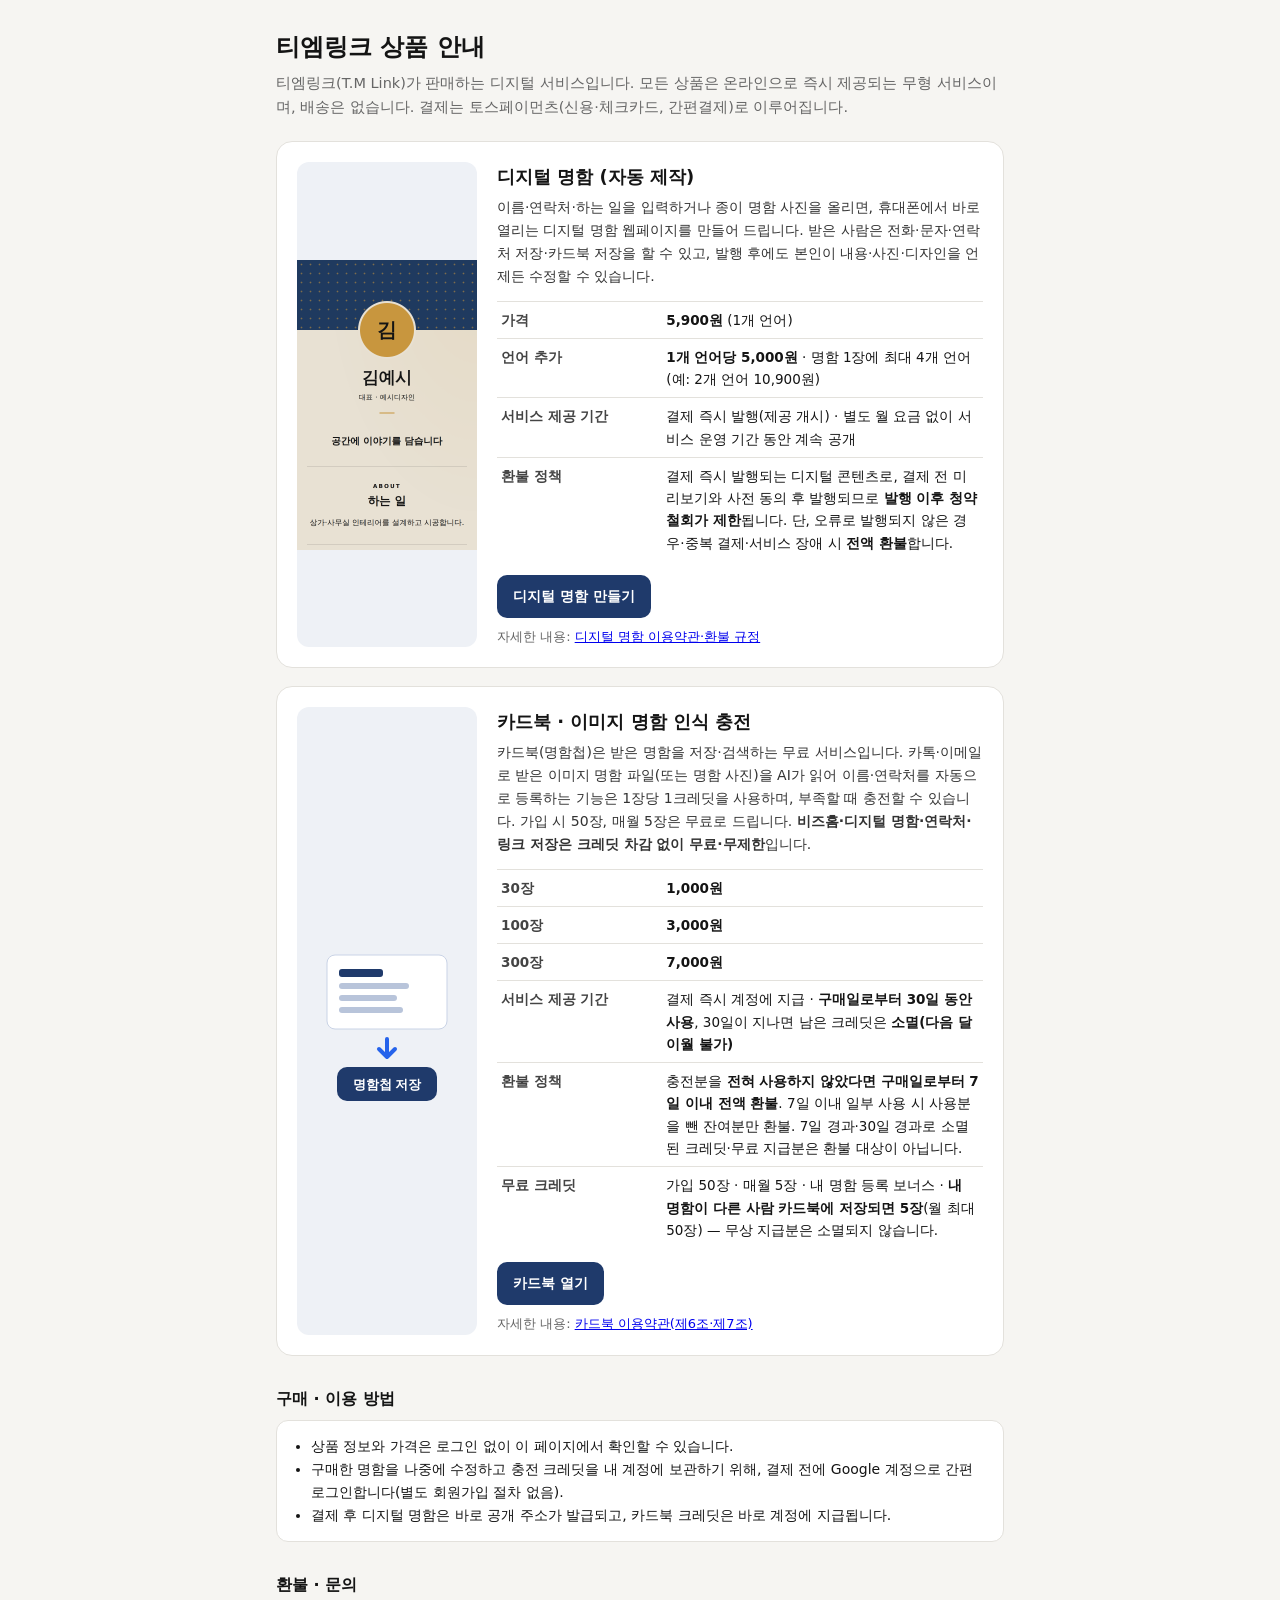
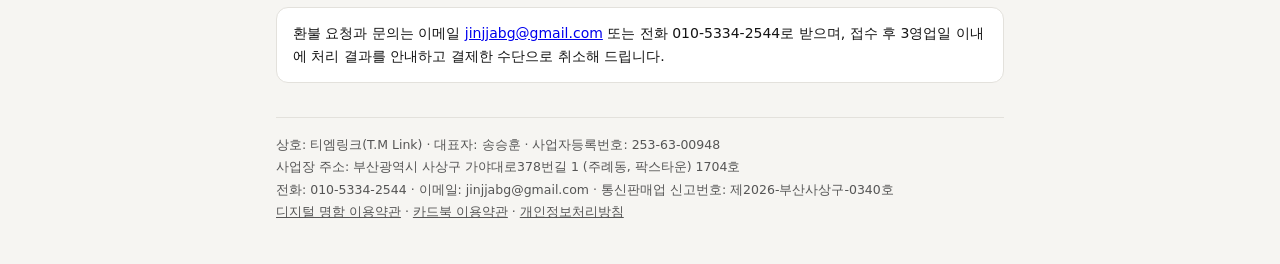
<file: shop.html>
<!DOCTYPE html>
<html lang="ko">
<head>
<meta charset="UTF-8">
<meta name="viewport" content="width=device-width, initial-scale=1">
<title>티엠링크 상품 안내 · 디지털 명함 · 카드북</title>
<meta property="og:title" content="티엠링크 상품 안내 · 디지털 명함 · 카드북">
<meta property="og:type" content="website">
<meta property="og:url" content="https://jinjjabg-hub.github.io/autocard/shop.html">
<meta property="og:image" content="https://jinjjabg-hub.github.io/autocard/assets/og-maker.jpg">
<meta property="og:image:width" content="1200">
<meta property="og:image:height" content="630">
<meta name="twitter:card" content="summary_large_image">
<link rel="icon" type="image/png" sizes="32x32" href="assets/icons/favicon-32.png">
<link rel="icon" type="image/png" sizes="64x64" href="assets/icons/favicon-64.png">
<link rel="apple-touch-icon" href="assets/icons/apple-touch-icon.png">
<meta name="description" content="티엠링크(T.M Link) 판매 상품 안내 — 디지털 명함, 카드북 이미지 명함 인식 충전. 가격·제공 기간·환불 정책.">
<!-- 토스페이먼츠 상점 심사용 공개 상품 안내 페이지. 로그인 없이 상품·가격·제공 기간·환불 정책·사업자 정보를 한곳에서 확인할 수 있게 한다.
     가격을 바꾸면 여기도 같이 고칠 것: 디지털 명함(assets/common.js), 카드북 충전(cardbook index.html PACKS · worker.js) -->
<style>
  :root { --ink: #141414; --muted: #666; --line: #e3e1dc; --paper: #fff; --bg: #f6f5f2; --brand: #1f3a6b; }
  * { box-sizing: border-box; }
  body { margin: 0; background: var(--bg); color: var(--ink); font-family: 'Noto Sans KR', system-ui, sans-serif; line-height: 1.65; }
  .wrap { max-width: 760px; margin: 0 auto; padding: 28px 16px 40px; }
  h1 { font-size: 24px; margin: 0 0 4px; }
  .lead { color: var(--muted); font-size: 14.5px; margin: 0 0 22px; }
  .prod { background: var(--paper); border: 1px solid var(--line); border-radius: 16px; padding: 20px; margin-bottom: 18px; display: grid; grid-template-columns: 180px 1fr; gap: 20px; }
  .prod .img { background: #eef1f6; border-radius: 12px; display: flex; align-items: center; justify-content: center; overflow: hidden; min-height: 200px; }
  .prod .img img { width: 100%; height: auto; display: block; }
  .prod h2 { font-size: 18px; margin: 0 0 4px; }
  .prod .desc { font-size: 14px; color: #333; margin: 0 0 12px; }
  table { border-collapse: collapse; width: 100%; font-size: 13.5px; }
  td, th { border-top: 1px solid var(--line); padding: 7px 4px; text-align: left; vertical-align: top; }
  th { width: 34%; color: #444; font-weight: 700; }
  .price { font-weight: 800; font-variant-numeric: tabular-nums; }
  .btn { display: inline-block; margin-top: 14px; background: var(--brand); color: #fff; text-decoration: none; font-weight: 700; font-size: 14px; border-radius: 10px; padding: 10px 16px; }
  .note { font-size: 13px; color: var(--muted); margin: 8px 0 0; }
  h3 { font-size: 16px; margin: 30px 0 8px; }
  .box { background: var(--paper); border: 1px solid var(--line); border-radius: 12px; padding: 14px 16px; font-size: 14px; }
  .box ul { margin: 0; padding-left: 18px; }
  footer { border-top: 1px solid var(--line); margin-top: 34px; padding-top: 16px; font-size: 12.5px; color: #555; line-height: 1.8; }
  footer a { color: inherit; }
  @media (max-width: 560px) { .prod { grid-template-columns: 1fr; } .prod .img { max-width: 240px; margin: 0 auto; width: 100%; } }
</style>
</head>
<body>
<div class="wrap">
  <h1>티엠링크 상품 안내</h1>
  <p class="lead">티엠링크(T.M Link)가 판매하는 디지털 서비스입니다. 모든 상품은 온라인으로 즉시 제공되는 무형 서비스이며, 배송은 없습니다. 결제는 토스페이먼츠(신용·체크카드, 간편결제)로 이루어집니다.</p>

  <section class="prod" id="autocard">
    <div class="img"><img src="assets/shop-card.png" alt="디지털 명함 예시 화면" loading="lazy"></div>
    <div>
      <h2>디지털 명함 (자동 제작)</h2>
      <p class="desc">이름·연락처·하는 일을 입력하거나 종이 명함 사진을 올리면, 휴대폰에서 바로 열리는 디지털 명함 웹페이지를 만들어 드립니다. 받은 사람은 전화·문자·연락처 저장·카드북 저장을 할 수 있고, 발행 후에도 본인이 내용·사진·디자인을 언제든 수정할 수 있습니다.</p>
      <table>
        <tr><th>가격</th><td><span class="price">5,900원</span> (1개 언어)</td></tr>
        <tr><th>언어 추가</th><td><span class="price">1개 언어당 5,000원</span> · 명함 1장에 최대 4개 언어 (예: 2개 언어 10,900원)</td></tr>
        <tr><th>서비스 제공 기간</th><td>결제 즉시 발행(제공 개시) · 별도 월 요금 없이 서비스 운영 기간 동안 계속 공개</td></tr>
        <tr><th>환불 정책</th><td>결제 즉시 발행되는 디지털 콘텐츠로, 결제 전 미리보기와 사전 동의 후 발행되므로 <b>발행 이후 청약철회가 제한</b>됩니다. 단, 오류로 발행되지 않은 경우·중복 결제·서비스 장애 시 <b>전액 환불</b>합니다.</td></tr>
      </table>
      <a class="btn" href="./">디지털 명함 만들기</a>
      <p class="note">자세한 내용: <a href="terms.html">디지털 명함 이용약관·환불 규정</a></p>
    </div>
  </section>

  <section class="prod" id="cardbook">
    <div class="img">
      <svg viewBox="0 0 180 200" width="180" height="200" role="img" aria-label="카드북 이미지 명함 인식 충전">
        <rect x="30" y="34" width="120" height="74" rx="8" fill="#fff" stroke="#c9d3e6"/>
        <rect x="42" y="48" width="44" height="8" rx="3" fill="#1f3a6b"/>
        <rect x="42" y="62" width="70" height="6" rx="3" fill="#b8c4da"/>
        <rect x="42" y="74" width="58" height="6" rx="3" fill="#b8c4da"/>
        <rect x="42" y="86" width="64" height="6" rx="3" fill="#b8c4da"/>
        <path d="M90 118 v18 m-8 -8 l8 8 l8 -8" stroke="#2563eb" stroke-width="4" fill="none" stroke-linecap="round" stroke-linejoin="round"/>
        <rect x="40" y="146" width="100" height="34" rx="10" fill="#1f3a6b"/>
        <text x="90" y="168" text-anchor="middle" font-size="13" font-weight="700" fill="#fff" font-family="sans-serif">명함첩 저장</text>
      </svg>
    </div>
    <div>
      <h2>카드북 · 이미지 명함 인식 충전</h2>
      <p class="desc">카드북(명함첩)은 받은 명함을 저장·검색하는 무료 서비스입니다. 카톡·이메일로 받은 이미지 명함 파일(또는 명함 사진)을 AI가 읽어 이름·연락처를 자동으로 등록하는 기능은 1장당 1크레딧을 사용하며, 부족할 때 충전할 수 있습니다. 가입 시 50장, 매월 5장은 무료로 드립니다. <b>비즈홈·디지털 명함·연락처·링크 저장은 크레딧 차감 없이 무료·무제한</b>입니다.</p>
      <table>
        <tr><th>30장</th><td><span class="price">1,000원</span></td></tr>
        <tr><th>100장</th><td><span class="price">3,000원</span></td></tr>
        <tr><th>300장</th><td><span class="price">7,000원</span></td></tr>
        <tr><th>서비스 제공 기간</th><td>결제 즉시 계정에 지급 · <b>구매일로부터 30일 동안 사용</b>, 30일이 지나면 남은 크레딧은 <b>소멸(다음 달 이월 불가)</b></td></tr>
        <tr><th>환불 정책</th><td>충전분을 <b>전혀 사용하지 않았다면 구매일로부터 7일 이내 전액 환불</b>. 7일 이내 일부 사용 시 사용분을 뺀 잔여분만 환불. 7일 경과·30일 경과로 소멸된 크레딧·무료 지급분은 환불 대상이 아닙니다.</td></tr>
        <tr><th>무료 크레딧</th><td>가입 50장 · 매월 5장 · 내 명함 등록 보너스 · <b>내 명함이 다른 사람 카드북에 저장되면 5장</b>(월 최대 50장) — 무상 지급분은 소멸되지 않습니다.</td></tr>
      </table>
      <a class="btn" href="https://jinjjabg-hub.github.io/cardbook/">카드북 열기</a>
      <p class="note">자세한 내용: <a href="https://jinjjabg-hub.github.io/cardbook/terms.html">카드북 이용약관(제6조·제7조)</a></p>
    </div>
  </section>

  <h3>구매 · 이용 방법</h3>
  <div class="box"><ul>
    <li>상품 정보와 가격은 로그인 없이 이 페이지에서 확인할 수 있습니다.</li>
    <li>구매한 명함을 나중에 수정하고 충전 크레딧을 내 계정에 보관하기 위해, 결제 전에 Google 계정으로 간편 로그인합니다(별도 회원가입 절차 없음).</li>
    <li>결제 후 디지털 명함은 바로 공개 주소가 발급되고, 카드북 크레딧은 바로 계정에 지급됩니다.</li>
  </ul></div>

  <h3>환불 · 문의</h3>
  <div class="box">환불 요청과 문의는 이메일 <a href="mailto:jinjjabg@gmail.com">jinjjabg@gmail.com</a> 또는 전화 010-5334-2544로 받으며, 접수 후 3영업일 이내에 처리 결과를 안내하고 결제한 수단으로 취소해 드립니다.</div>

  <footer>
    상호: 티엠링크(T.M Link) · 대표자: 송승훈 · 사업자등록번호: 253-63-00948<br>
    사업장 주소: 부산광역시 사상구 가야대로378번길 1 (주례동, 팍스타운) 1704호<br>
    전화: 010-5334-2544 · 이메일: jinjjabg@gmail.com · 통신판매업 신고번호: 제2026-부산사상구-0340호<br>
    <a href="terms.html">디지털 명함 이용약관</a> · <a href="https://jinjjabg-hub.github.io/cardbook/terms.html">카드북 이용약관</a> · <a href="https://jinjjabg-hub.github.io/cardbook/privacy.html">개인정보처리방침</a>
  </footer>
</div>
</body>
</html>
</file>
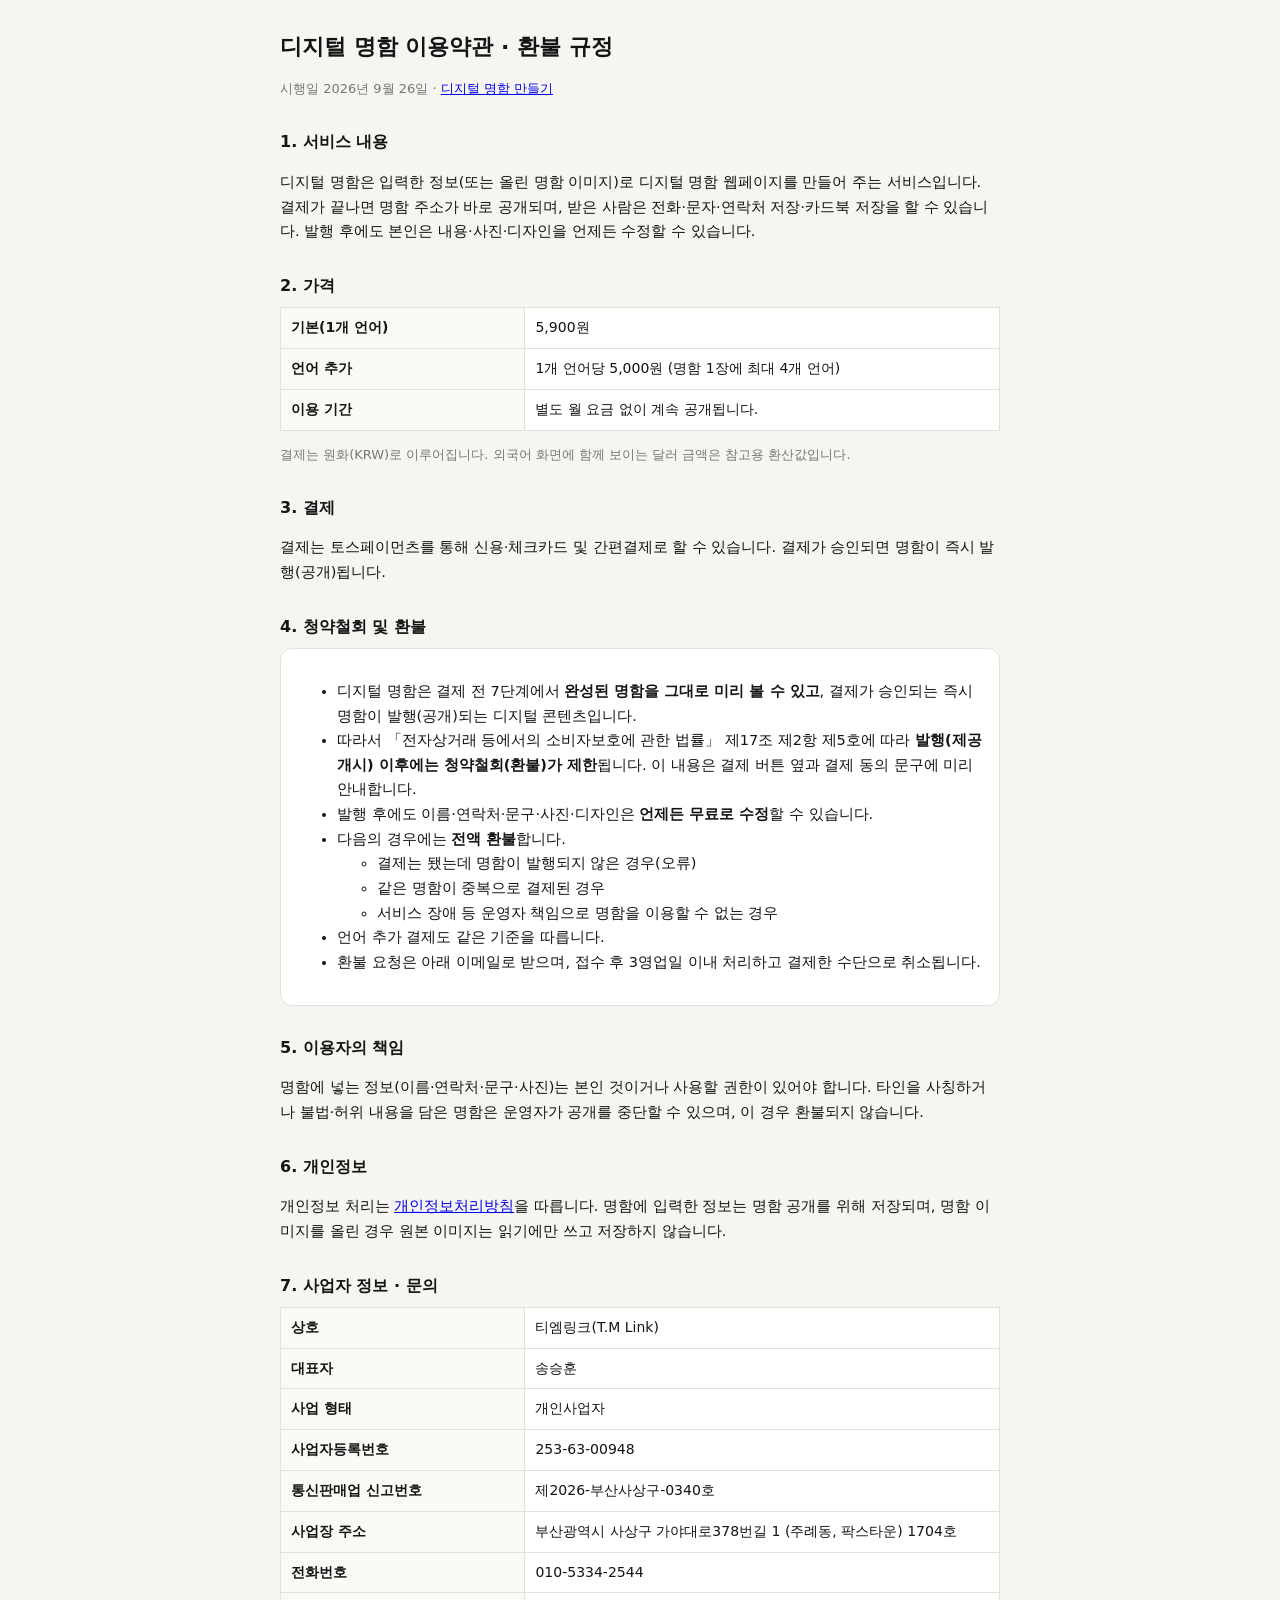
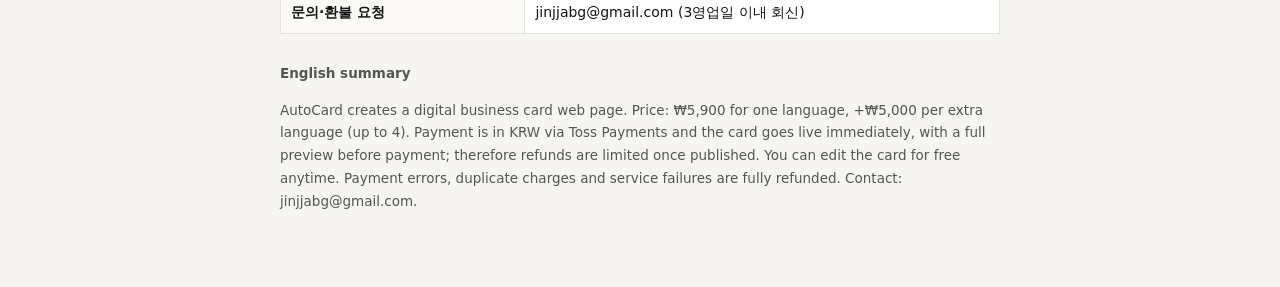
<file: terms.html>
<!DOCTYPE html>
<html lang="ko">
<head>
<meta charset="UTF-8">
<meta name="viewport" content="width=device-width, initial-scale=1">
<title>디지털 명함 이용약관·환불 규정</title>
<link rel="icon" type="image/png" sizes="32x32" href="assets/icons/favicon-32.png">
<link rel="icon" type="image/png" sizes="64x64" href="assets/icons/favicon-64.png">
<link rel="apple-touch-icon" href="assets/icons/apple-touch-icon.png">
<style>
  body { margin: 0; background: #f6f5f2; color: #141414; font-family: 'Noto Sans KR', system-ui, sans-serif; line-height: 1.7; }
  .wrap { max-width: 720px; margin: 0 auto; padding: 28px 18px 60px; }
  h1 { font-size: 22px; margin: 0 0 4px; }
  h2 { font-size: 16px; margin: 28px 0 8px; }
  p, li { font-size: 14.5px; }
  table { border-collapse: collapse; width: 100%; font-size: 14px; background: #fff; }
  td, th { border: 1px solid #e3e1dc; padding: 8px 10px; text-align: left; vertical-align: top; }
  th { background: #faf9f6; width: 34%; font-weight: 700; }
  .box { background: #fff; border: 1px solid #e3e1dc; border-radius: 12px; padding: 14px 16px; }
  .en { color: #555; font-size: 13.5px; }
  .muted { color: #777; font-size: 13px; }
</style>
</head>
<body>
<div class="wrap">
  <h1>디지털 명함 이용약관 · 환불 규정</h1>
  <p class="muted">시행일 2026년 9월 26일 · <a href="./">디지털 명함 만들기</a></p>

  <h2>1. 서비스 내용</h2>
  <p>디지털 명함은 입력한 정보(또는 올린 명함 이미지)로 디지털 명함 웹페이지를 만들어 주는 서비스입니다. 결제가 끝나면 명함 주소가 바로 공개되며, 받은 사람은 전화·문자·연락처 저장·카드북 저장을 할 수 있습니다. 발행 후에도 본인은 내용·사진·디자인을 언제든 수정할 수 있습니다.</p>

  <h2>2. 가격</h2>
  <table>
    <tr><th>기본(1개 언어)</th><td>5,900원</td></tr>
    <tr><th>언어 추가</th><td>1개 언어당 5,000원 (명함 1장에 최대 4개 언어)</td></tr>
    <tr><th>이용 기간</th><td>별도 월 요금 없이 계속 공개됩니다.</td></tr>
  </table>
  <p class="muted">결제는 원화(KRW)로 이루어집니다. 외국어 화면에 함께 보이는 달러 금액은 참고용 환산값입니다.</p>

  <h2>3. 결제</h2>
  <p>결제는 토스페이먼츠를 통해 신용·체크카드 및 간편결제로 할 수 있습니다. 결제가 승인되면 명함이 즉시 발행(공개)됩니다.</p>

  <h2>4. 청약철회 및 환불</h2>
  <div class="box">
    <ul>
      <li>디지털 명함은 결제 전 7단계에서 <b>완성된 명함을 그대로 미리 볼 수 있고</b>, 결제가 승인되는 즉시 명함이 발행(공개)되는 디지털 콘텐츠입니다.</li>
      <li>따라서 「전자상거래 등에서의 소비자보호에 관한 법률」 제17조 제2항 제5호에 따라 <b>발행(제공 개시) 이후에는 청약철회(환불)가 제한</b>됩니다. 이 내용은 결제 버튼 옆과 결제 동의 문구에 미리 안내합니다.</li>
      <li>발행 후에도 이름·연락처·문구·사진·디자인은 <b>언제든 무료로 수정</b>할 수 있습니다.</li>
      <li>다음의 경우에는 <b>전액 환불</b>합니다.
        <ul>
          <li>결제는 됐는데 명함이 발행되지 않은 경우(오류)</li>
          <li>같은 명함이 중복으로 결제된 경우</li>
          <li>서비스 장애 등 운영자 책임으로 명함을 이용할 수 없는 경우</li>
        </ul>
      </li>
      <li>언어 추가 결제도 같은 기준을 따릅니다.</li>
      <li>환불 요청은 아래 이메일로 받으며, 접수 후 3영업일 이내 처리하고 결제한 수단으로 취소됩니다.</li>
    </ul>
  </div>

  <h2>5. 이용자의 책임</h2>
  <p>명함에 넣는 정보(이름·연락처·문구·사진)는 본인 것이거나 사용할 권한이 있어야 합니다. 타인을 사칭하거나 불법·허위 내용을 담은 명함은 운영자가 공개를 중단할 수 있으며, 이 경우 환불되지 않습니다.</p>

  <h2>6. 개인정보</h2>
  <p>개인정보 처리는 <a href="https://jinjjabg-hub.github.io/cardbook/privacy.html">개인정보처리방침</a>을 따릅니다. 명함에 입력한 정보는 명함 공개를 위해 저장되며, 명함 이미지를 올린 경우 원본 이미지는 읽기에만 쓰고 저장하지 않습니다.</p>

  <h2>7. 사업자 정보 · 문의</h2>
  <table>
    <tr><th>상호</th><td>티엠링크(T.M Link)</td></tr>
    <tr><th>대표자</th><td>송승훈</td></tr>
    <tr><th>사업 형태</th><td>개인사업자</td></tr>
    <tr><th>사업자등록번호</th><td id="bizno">253-63-00948</td></tr>
    <tr><th>통신판매업 신고번호</th><td id="mailorder">제2026-부산사상구-0340호</td></tr>
    <tr><th>사업장 주소</th><td>부산광역시 사상구 가야대로378번길 1 (주례동, 팍스타운) 1704호</td></tr>
    <tr><th>전화번호</th><td>010-5334-2544</td></tr>
    <tr><th>문의·환불 요청</th><td>jinjjabg@gmail.com (3영업일 이내 회신)</td></tr>
  </table>

  <h2 class="en">English summary</h2>
  <p class="en">AutoCard creates a digital business card web page. Price: ₩5,900 for one language, +₩5,000 per extra language (up to 4). Payment is in KRW via Toss Payments and the card goes live immediately, with a full preview before payment; therefore refunds are limited once published. You can edit the card for free anytime. Payment errors, duplicate charges and service failures are fully refunded. Contact: jinjjabg@gmail.com.</p>
</div>
</body>
</html>
</file>
